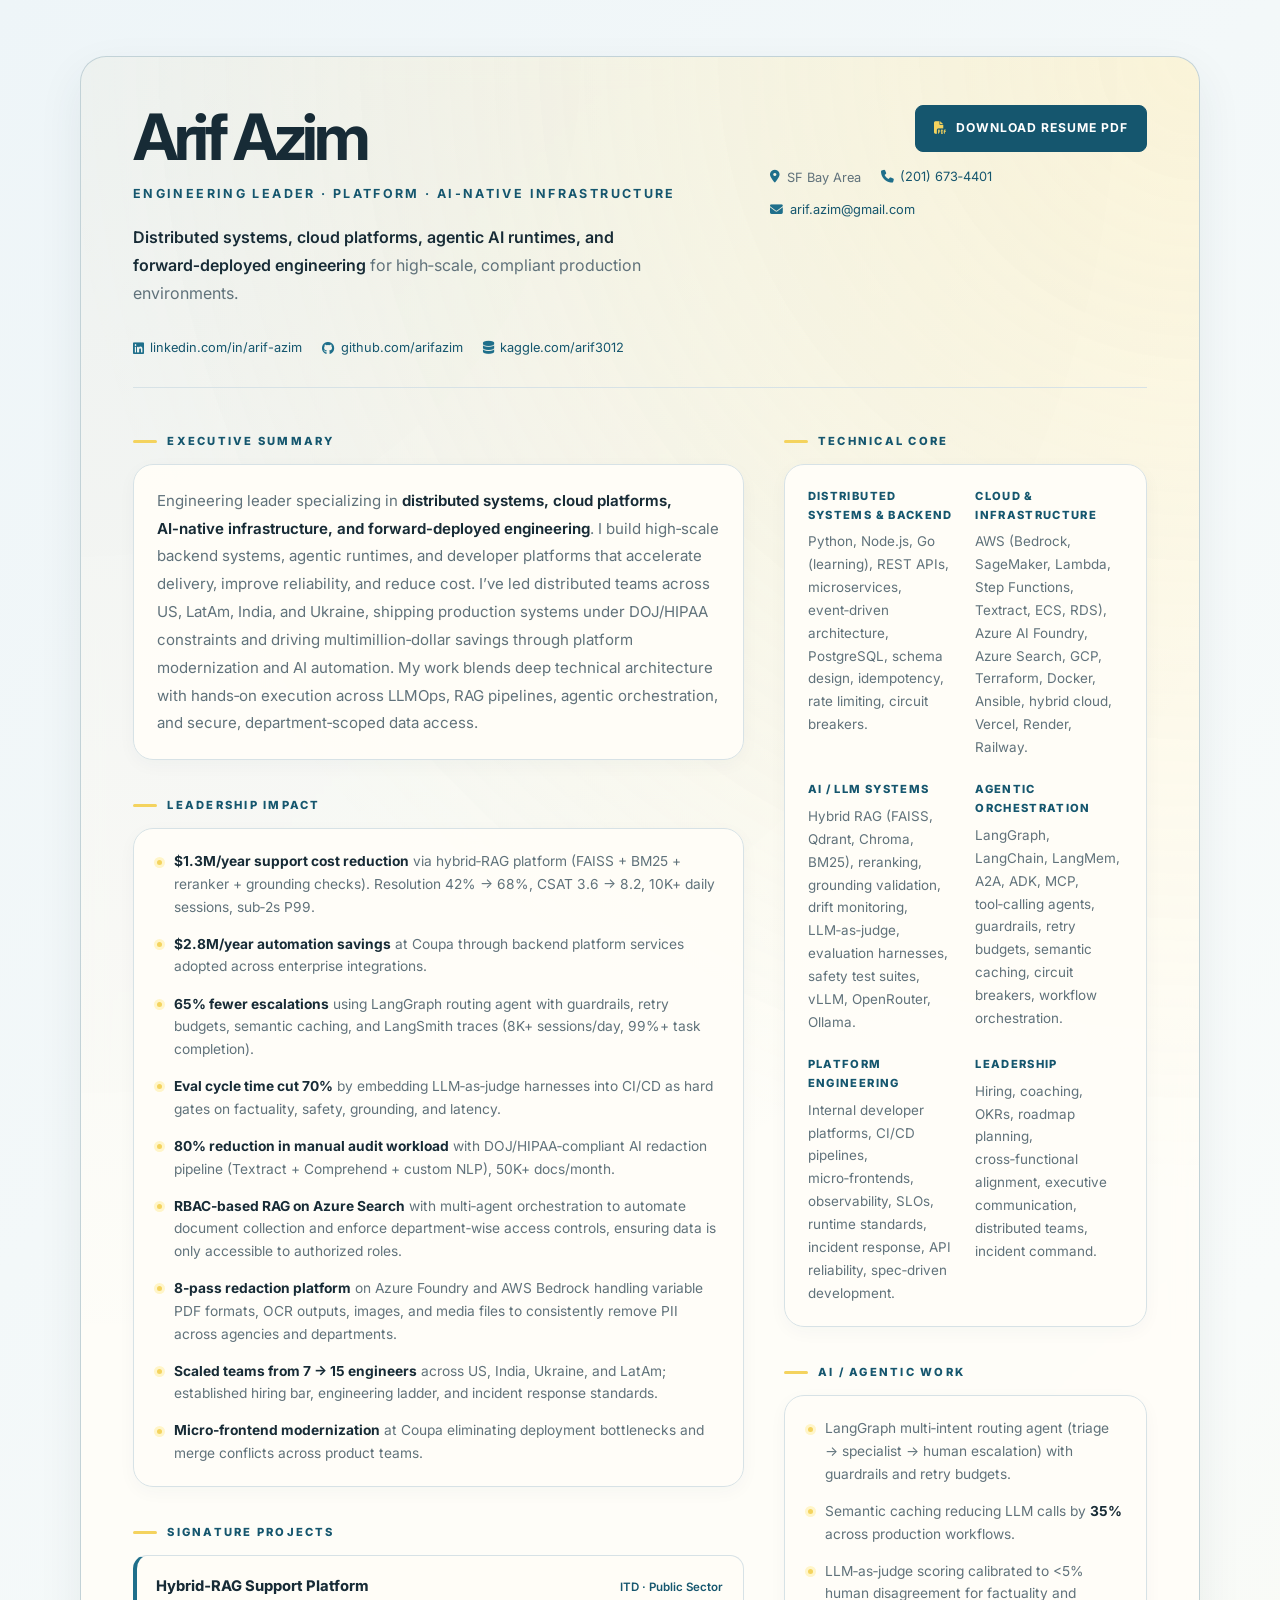
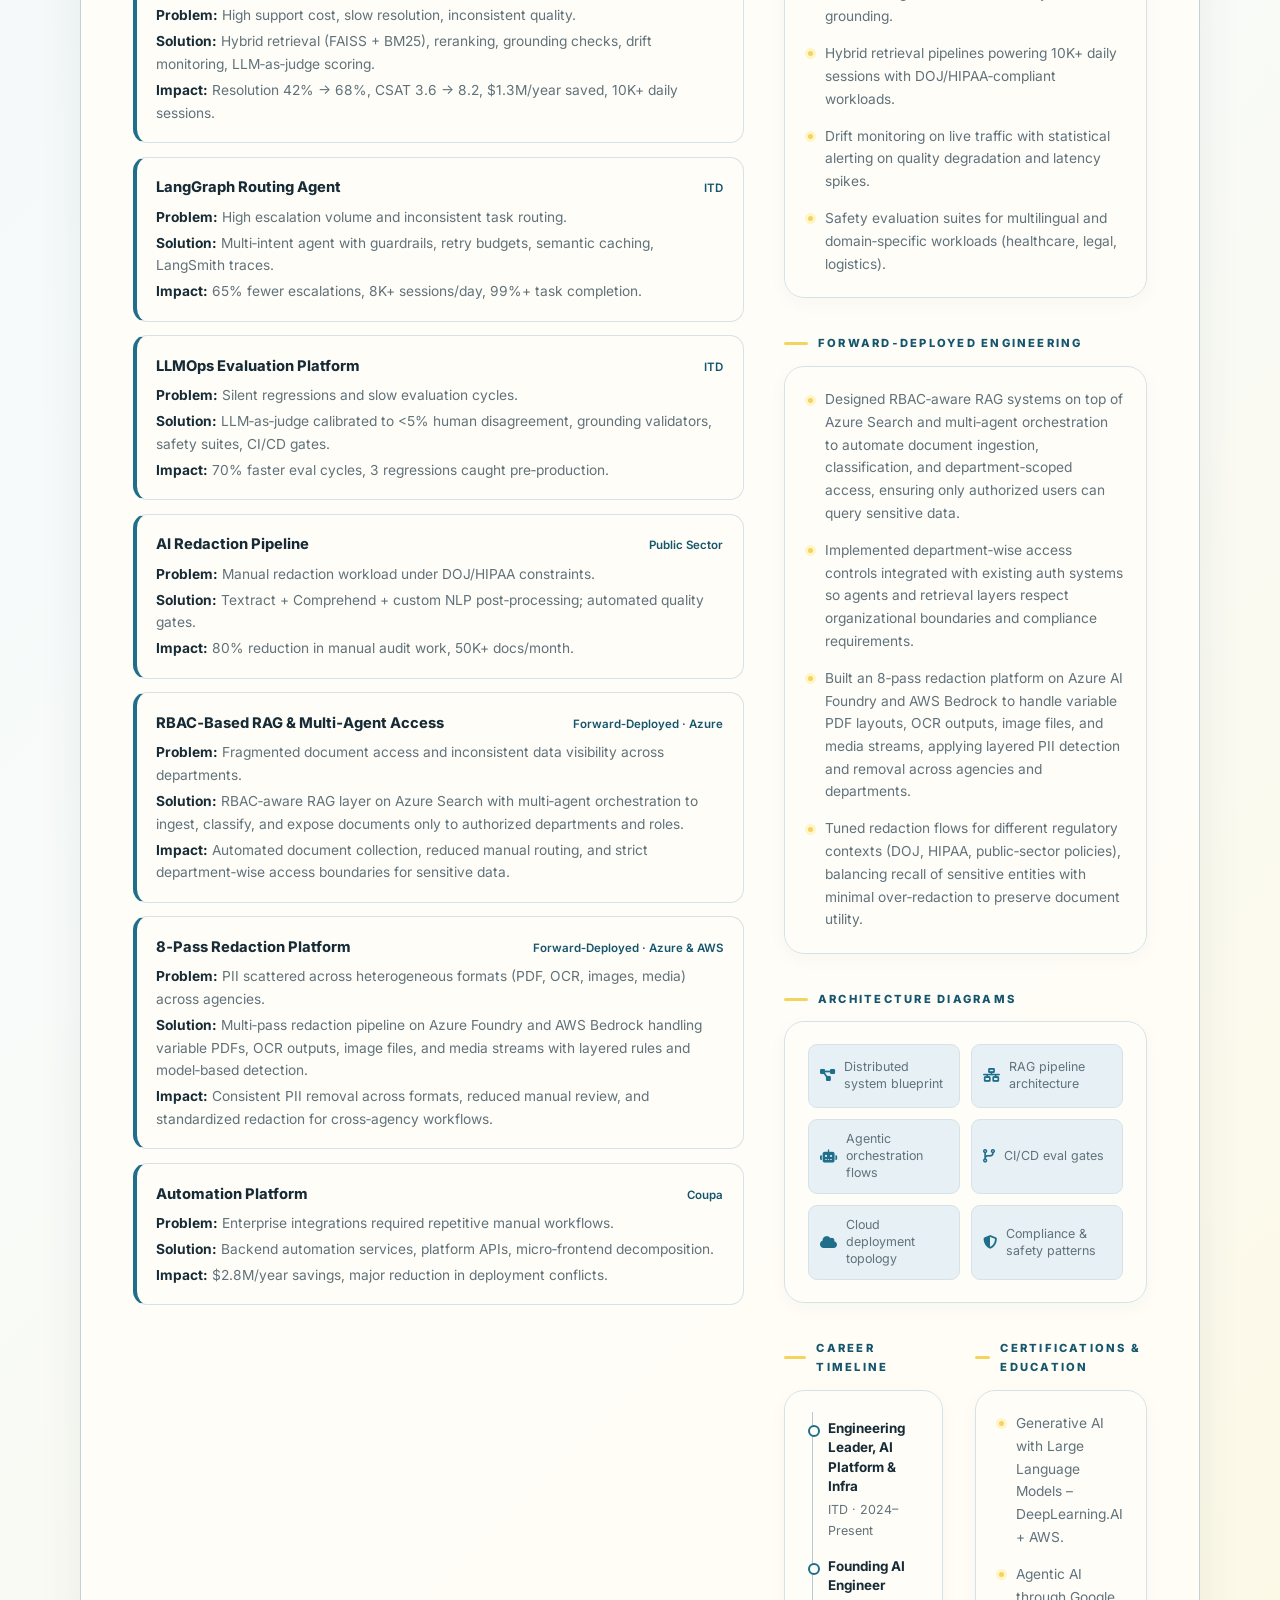
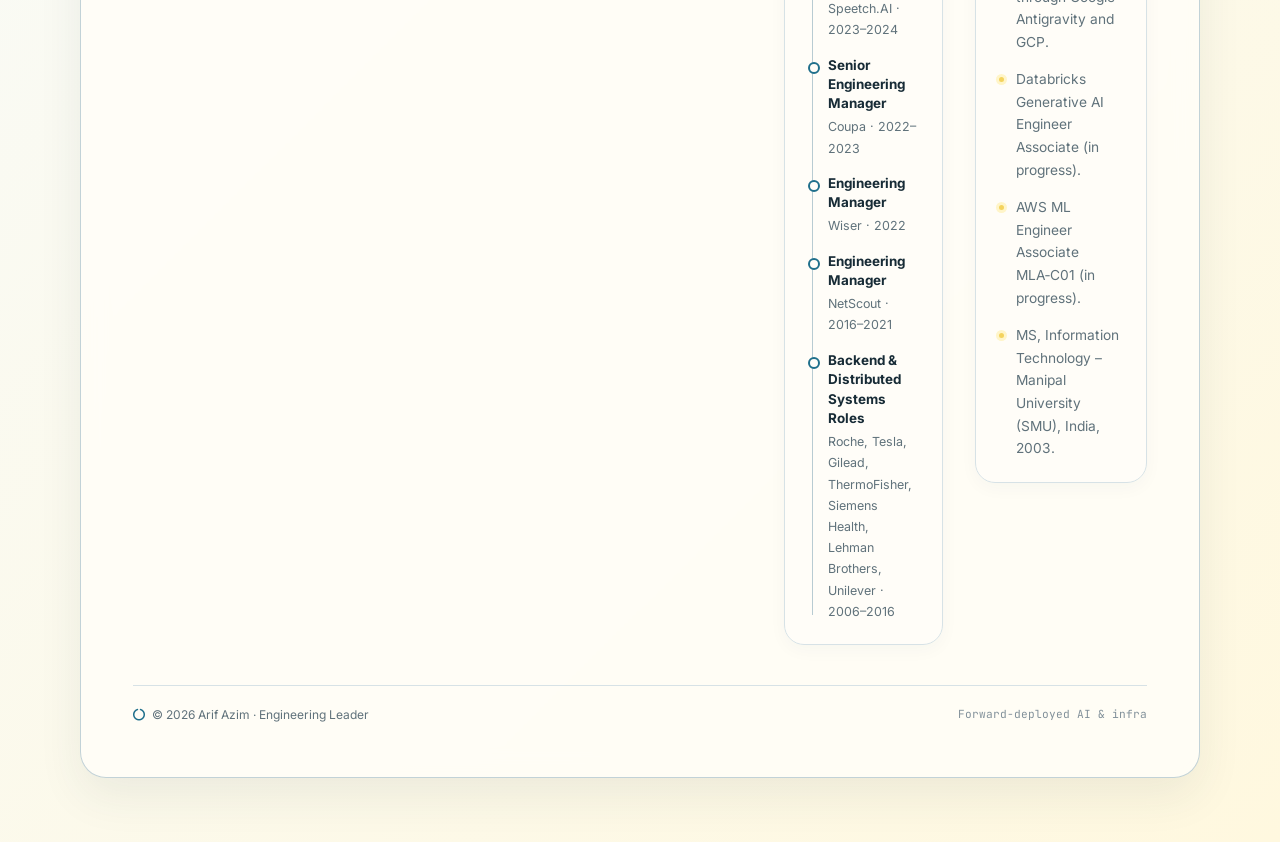
<file: backup.html>
<!DOCTYPE html>
<html lang="en">
<head>
  <meta charset="UTF-8" />
  <meta name="viewport" content="width=device-width, initial-scale=1.0" />
  <title>Arif Azim – Engineering Leader</title>

  <!-- Fonts & Icons -->
  <link rel="stylesheet" href="https://fonts.googleapis.com/css2?family=Inter:wght@400;500;600;700&family=JetBrains+Mono:wght@400;500&display=swap" />
  <link rel="stylesheet" href="https://cdnjs.cloudflare.com/ajax/libs/font-awesome/6.5.1/css/all.min.css" />

  <style>
    :root {
      --bg: #eef5f8;
      --bg-alt: #e7f0f4;
      --card-bg: #fffdf8;
  
      --accent: #1f6f8b;
      --accent-soft: #e5f1f4;
      --accent-strong: #15566e;
  
      --highlight: #f4d35e;
      --highlight-soft: #fff5c9;
  
      --text-main: #172b36;
      --text-muted: #60727b;
      --text-soft: #82919a;
  
      --border-subtle: #d7e2e6;
      --border-strong: #b8cbd2;
  
      --danger: #b4534b;
      --success: #357a61;
  
      --shadow-soft: 0 18px 45px rgba(37, 67, 79, 0.08);
      --shadow-hover: 0 14px 30px rgba(37, 67, 79, 0.13);
  
      --radius-lg: 20px;
      --radius-md: 14px;
      --radius-sm: 9px;
  
      --max-width: 1120px;
    }
  
    * {
      margin: 0;
      padding: 0;
      box-sizing: border-box;
    }
  
    html {
      scroll-behavior: smooth;
    }
  
    body {
      font-family:
        "Inter",
        system-ui,
        -apple-system,
        BlinkMacSystemFont,
        "Segoe UI",
        sans-serif;
      background:
        linear-gradient(
          135deg,
          #eef5f8 0%,
          #f8fbfa 48%,
          #fff8df 100%
        );
      color: var(--text-main);
      line-height: 1.7;
      -webkit-font-smoothing: antialiased;
    }
  
    a {
      color: var(--accent-strong);
      text-decoration: none;
      transition:
        color 0.2s ease,
        border-color 0.2s ease;
    }
  
    a:hover {
      color: #0c4357;
      text-decoration: none;
    }
  
    .page {
      min-height: 100vh;
      display: flex;
      justify-content: center;
      padding: 3.5rem 1.5rem 4rem;
    }
  
    .shell {
      width: 100%;
      max-width: var(--max-width);
      background: rgba(255, 253, 248, 0.88);
      border: 1px solid rgba(184, 203, 210, 0.85);
      border-radius: 26px;
      box-shadow: var(--shadow-soft);
      overflow: hidden;
      position: relative;
      backdrop-filter: blur(12px);
    }
  
    .shell::before {
      content: "";
      position: absolute;
      inset: 0;
      pointer-events: none;
      background:
        radial-gradient(
          circle at 100% 0%,
          rgba(244, 211, 94, 0.2),
          transparent 28%
        ),
        radial-gradient(
          circle at 0% 0%,
          rgba(31, 111, 139, 0.08),
          transparent 32%
        );
    }
  
    .content {
      position: relative;
      z-index: 1;
      padding: 3rem 3.25rem 3.25rem;
    }
  
    @media (max-width: 768px) {
      .page {
        padding: 1rem 0.75rem 2rem;
      }
  
      .shell {
        border-radius: 18px;
      }
  
      .content {
        padding: 1.75rem 1.25rem 2rem;
      }
    }
  
    /* Header */
  
    header {
      display: flex;
      flex-direction: column;
      gap: 1.5rem;
      margin-bottom: 2.75rem;
      padding-bottom: 1.75rem;
      border-bottom: 1px solid var(--border-subtle);
    }
  
    .header-top {
      display: flex;
      justify-content: space-between;
      align-items: flex-start;
      gap: 2rem;
    }
  
    .identity {
      max-width: 650px;
    }
  
    .name {
      font-size: clamp(2.6rem, 5vw, 4.7rem);
      line-height: 1;
      font-weight: 700;
      letter-spacing: -0.075em;
      color: var(--text-main);
    }
  
    .title {
      margin-top: 0.9rem;
      font-size: 0.78rem;
      font-weight: 700;
      color: var(--accent-strong);
      text-transform: uppercase;
      letter-spacing: 0.19em;
    }
  
    .summary-chip {
      max-width: 620px;
      margin-top: 1.15rem;
      font-size: 1rem;
      line-height: 1.75;
      color: var(--text-muted);
    }
  
    .summary-chip span {
      color: var(--text-main);
      font-weight: 600;
    }
  
    .header-actions {
      display: flex;
      flex-direction: column;
      align-items: flex-end;
      gap: 0.9rem;
    }
  
    .btn-primary {
      display: inline-flex;
      align-items: center;
      gap: 0.55rem;
      padding: 0.75rem 1.15rem;
      border: 1px solid var(--accent-strong);
      border-radius: 8px;
      background: var(--accent-strong);
      color: #ffffff;
      font-size: 0.76rem;
      font-weight: 700;
      text-transform: uppercase;
      letter-spacing: 0.08em;
      cursor: pointer;
      transition:
        background 0.2s ease,
        transform 0.2s ease,
        box-shadow 0.2s ease;
    }
  
    .btn-primary i {
      color: var(--highlight);
    }
  
    .btn-primary:hover {
      background: #0d465b;
      color: #ffffff;
      transform: translateY(-2px);
      box-shadow: 0 8px 18px rgba(21, 86, 110, 0.18);
    }
  
    .contact-row {
      display: flex;
      flex-wrap: wrap;
      gap: 0.65rem 1.25rem;
      font-size: 0.8rem;
      color: var(--text-muted);
    }
  
    .contact-item {
      display: inline-flex;
      align-items: center;
      gap: 0.4rem;
    }
  
    .contact-item i {
      font-size: 0.8rem;
      color: var(--accent);
    }
  
    .contact-item a {
      border-bottom: 1px solid transparent;
    }
  
    .contact-item a:hover {
      border-bottom-color: var(--accent);
    }
  
    /* Section layout */
  
    .grid {
      display: grid;
      grid-template-columns: minmax(0, 2.1fr) minmax(0, 1.25fr);
      gap: 2.5rem;
    }
  
    @media (max-width: 900px) {
      .grid {
        grid-template-columns: minmax(0, 1fr);
        gap: 0;
      }
    }
  
    section {
      margin-bottom: 2.25rem;
    }
  
    .section-label {
      font-size: 0.7rem;
      font-weight: 800;
      text-transform: uppercase;
      letter-spacing: 0.2em;
      color: var(--accent-strong);
      margin-bottom: 0.8rem;
      display: flex;
      align-items: center;
      gap: 0.65rem;
    }
  
    .section-label::before {
      content: "";
      width: 24px;
      height: 3px;
      background: var(--highlight);
      border-radius: 99px;
    }
  
    .card {
      background: rgba(255, 253, 248, 0.94);
      border: 1px solid var(--border-subtle);
      border-radius: var(--radius-lg);
      padding: 1.35rem 1.45rem;
      box-shadow: 0 5px 18px rgba(37, 67, 79, 0.035);
    }
  
    .card + .card {
      margin-top: 1rem;
    }
  
    .card:hover {
      border-color: var(--border-strong);
    }
  
    .card-header {
      display: flex;
      justify-content: space-between;
      align-items: baseline;
      gap: 0.75rem;
      margin-bottom: 0.45rem;
    }
  
    .card-title {
      font-size: 0.95rem;
      font-weight: 700;
      color: var(--text-main);
    }
  
    .card-meta {
      font-size: 0.73rem;
      color: var(--text-soft);
      white-space: nowrap;
    }
  
    .card-body {
      font-size: 0.9rem;
      color: var(--text-muted);
    }
  
    /* Executive summary */
  
    .exec-summary {
      font-size: 0.94rem;
      line-height: 1.85;
      color: var(--text-muted);
    }
  
    .exec-summary strong {
      color: var(--text-main);
      font-weight: 650;
    }
  
    /* Technical core */
  
    .tech-grid {
      display: grid;
      grid-template-columns: minmax(0, 1fr) minmax(0, 1fr);
      gap: 1.35rem 1.25rem;
      font-size: 0.84rem;
    }
  
    @media (max-width: 768px) {
      .tech-grid {
        grid-template-columns: minmax(0, 1fr);
      }
    }
  
    .tech-block-title {
      font-size: 0.7rem;
      font-weight: 800;
      text-transform: uppercase;
      letter-spacing: 0.12em;
      color: var(--accent-strong);
      margin-bottom: 0.35rem;
    }
  
    .tech-block-body {
      color: var(--text-muted);
      line-height: 1.7;
    }
  
    /* Wins / impact */
  
    .impact-list {
      display: grid;
      gap: 0.9rem;
      font-size: 0.86rem;
    }
  
    .impact-item {
      position: relative;
      padding-left: 1.05rem;
      color: var(--text-muted);
      line-height: 1.65;
    }
  
    .impact-item::before {
      content: "";
      position: absolute;
      left: 0;
      top: 0.58rem;
      width: 5px;
      height: 5px;
      border-radius: 50%;
      background: var(--highlight);
      box-shadow: 0 0 0 3px var(--highlight-soft);
    }
  
    .impact-item strong {
      color: var(--text-main);
      font-weight: 700;
    }
  
    /* Signature projects */
  
    .project {
      position: relative;
      border: 1px solid var(--border-subtle);
      border-left: 4px solid var(--accent);
      border-radius: var(--radius-md);
      background: rgba(255, 253, 248, 0.78);
      padding: 1.1rem 1.2rem;
      font-size: 0.86rem;
      transition:
        border-color 0.2s ease,
        box-shadow 0.2s ease,
        transform 0.2s ease;
    }
  
    .project + .project {
      margin-top: 0.85rem;
    }
  
    .project:hover {
      border-color: var(--accent);
      box-shadow: var(--shadow-hover);
      transform: translateY(-2px);
    }
  
    .project-title-row {
      display: flex;
      justify-content: space-between;
      align-items: baseline;
      gap: 0.75rem;
      margin-bottom: 0.35rem;
    }
  
    .project-title {
      font-weight: 750;
      font-size: 0.92rem;
      color: var(--text-main);
    }
  
    .project-meta {
      font-size: 0.72rem;
      color: var(--accent-strong);
      white-space: nowrap;
      font-weight: 600;
    }
  
    .project-line {
      margin-top: 0.2rem;
      color: var(--text-muted);
      line-height: 1.65;
    }
  
    .project-line span {
      font-weight: 700;
      color: var(--text-main);
    }
  
    /* Architecture gallery */
  
    .gallery {
      display: grid;
      grid-template-columns: repeat(2, minmax(0, 1fr));
      gap: 0.7rem;
      font-size: 0.78rem;
    }
  
    @media (max-width: 768px) {
      .gallery {
        grid-template-columns: repeat(2, minmax(0, 1fr));
      }
    }
  
    .gallery-item {
      min-height: 64px;
      border: 1px solid var(--border-subtle);
      border-radius: var(--radius-sm);
      background: var(--bg-alt);
      padding: 0.7rem;
      display: flex;
      align-items: center;
      gap: 0.55rem;
      color: var(--text-muted);
      line-height: 1.35;
      transition:
        background 0.2s ease,
        border-color 0.2s ease,
        color 0.2s ease;
    }
  
    .gallery-item:hover {
      background: var(--highlight-soft);
      border-color: #e7cf67;
      color: var(--text-main);
    }
  
    .gallery-item i {
      color: var(--accent);
      font-size: 0.85rem;
      flex: 0 0 auto;
    }
  
    .timeline-certs {
      display: grid;
      grid-template-columns: 1fr 1fr;
      gap: 2rem;
      margin-top: 2rem;
      width: 100%;
    }

    .timeline-certs section {
      margin-bottom: 0; /* remove extra spacing */
    }

    @media (max-width: 900px) {
      .timeline-certs {
        grid-template-columns: 1fr;
      }
    }

    /* Career timeline */
  
    .timeline {
      position: relative;
      padding-top: 0.4rem;
      font-size: 0.84rem;
    }
  
    .timeline-track {
      position: absolute;
      left: 0.27rem;
      top: 0;
      bottom: 0.45rem;
      width: 1px;
      background: var(--border-strong);
    }
  
    .timeline-item {
      position: relative;
      padding-left: 1.25rem;
      margin-bottom: 0.95rem;
    }
  
    .timeline-item:last-child {
      margin-bottom: 0;
    }
  
    .timeline-item::before {
      content: "";
      position: absolute;
      left: -0.01rem;
      top: 0.38rem;
      width: 8px;
      height: 8px;
      border-radius: 50%;
      background: var(--card-bg);
      border: 2px solid var(--accent);
    }
  
    .timeline-item:first-of-type::before {
      background: var(--highlight);
      border-color: var(--highlight);
    }
  
    .timeline-role {
      font-weight: 700;
      color: var(--text-main);
      line-height: 1.45;
    }
  
    .timeline-meta {
      color: var(--text-muted);
      font-size: 0.78rem;
      margin-top: 0.15rem;
    }
  
    /* Footer */
  
    footer {
      margin-top: 2.5rem;
      padding-top: 1.2rem;
      border-top: 1px solid var(--border-subtle);
      font-size: 0.75rem;
      color: var(--text-muted);
      display: flex;
      justify-content: space-between;
      align-items: center;
      gap: 0.75rem;
    }
  
    .footer-left {
      display: flex;
      align-items: center;
      gap: 0.45rem;
    }
  
    .footer-left i {
      color: var(--accent);
      font-size: 0.75rem;
    }
  
    .footer-right {
      font-family: "JetBrains Mono", monospace;
      font-size: 0.7rem;
      color: var(--text-soft);
    }
  
    @media (max-width: 700px) {
      .header-top {
        flex-direction: column;
        gap: 1.5rem;
      }
  
      .header-actions {
        width: 100%;
        align-items: flex-start;
      }
  
      .contact-row {
        gap: 0.55rem 1rem;
      }
  
      .name {
        font-size: 3rem;
      }
  
      .title {
        line-height: 1.7;
      }
  
      .project-title-row {
        align-items: flex-start;
        flex-direction: column;
        gap: 0.15rem;
      }
  
      .project-meta {
        white-space: normal;
      }
  
      footer {
        align-items: flex-start;
        flex-direction: column;
      }
    }
  
    @media (prefers-reduced-motion: reduce) {
      html {
        scroll-behavior: auto;
      }
  
      *,
      *::before,
      *::after {
        transition: none !important;
        animation: none !important;
      }
    }
  </style>
</head>
<body>
  <div class="page">
    <div class="shell">
      <div class="content">
        <!-- HEADER -->
        <header>
          <div class="header-top">
            <div class="identity">
              <div class="name">Arif Azim</div>
              <div class="title">ENGINEERING LEADER · PLATFORM · AI‑NATIVE INFRASTRUCTURE</div>
              <div class="summary-chip">
                <span>Distributed systems, cloud platforms, agentic AI runtimes, and forward‑deployed engineering</span> for high‑scale, compliant production environments.
              </div>
            </div>
            <div class="header-actions">
              <a
                href="http://tiny.cc/a1x9101"
                class="btn-primary"
                target="_blank"
                rel="noopener"
              >
                <i class="fas fa-file-pdf"></i>
                <span>Download Resume PDF</span>
              </a>
              <div class="contact-row">
                <div class="contact-item">
                  <i class="fas fa-location-dot"></i>
                  <span>SF Bay Area</span>
                </div>
                <div class="contact-item">
                  <i class="fas fa-phone"></i>
                  <a href="tel:2016734401">(201) 673‑4401</a>
                </div>
                <div class="contact-item">
                  <i class="fas fa-envelope"></i>
                  <a href="mailto:arif.azim@gmail.com">arif.azim@gmail.com</a>
                </div>
              </div>
            </div>
          </div>

          <div class="contact-row" style="margin-top: 0.35rem;">
            <div class="contact-item">
              <i class="fab fa-linkedin"></i>
              <a href="https://linkedin.com/in/arif-azim" target="_blank" rel="noopener">linkedin.com/in/arif-azim</a>
            </div>
            <div class="contact-item">
              <i class="fab fa-github"></i>
              <a href="https://github.com/arifazim" target="_blank" rel="noopener">github.com/arifazim</a>
            </div>
            <div class="contact-item">
              <i class="fas fa-database"></i>
              <a href="https://www.kaggle.com/arif3012" target="_blank" rel="noopener">kaggle.com/arif3012</a>
            </div>
          </div>
        </header>

        <div class="grid">
          <!-- LEFT COLUMN -->
          <div>
            <!-- EXECUTIVE SUMMARY -->
            <section>
              <div class="section-label">Executive Summary</div>
              <div class="card">
                <div class="exec-summary">
                  Engineering leader specializing in <strong>distributed systems, cloud platforms, AI‑native infrastructure, and forward‑deployed engineering</strong>. I build high‑scale backend systems, agentic runtimes, and developer platforms that accelerate delivery, improve reliability, and reduce cost. I’ve led distributed teams across US, LatAm, India, and Ukraine, shipping production systems under DOJ/HIPAA constraints and driving multimillion‑dollar savings through platform modernization and AI automation. My work blends deep technical architecture with hands‑on execution across LLMOps, RAG pipelines, agentic orchestration, and secure, department‑scoped data access.
                </div>
              </div>
            </section>

            <!-- LEADERSHIP IMPACT -->
            <section>
              <div class="section-label">Leadership Impact</div>
              <div class="card">
                <div class="impact-list">
                  <div class="impact-item">
                    <strong>$1.3M/year support cost reduction</strong> via hybrid‑RAG platform (FAISS + BM25 + reranker + grounding checks). Resolution 42% → 68%, CSAT 3.6 → 8.2, 10K+ daily sessions, sub‑2s P99.
                  </div>
                  <div class="impact-item">
                    <strong>$2.8M/year automation savings</strong> at Coupa through backend platform services adopted across enterprise integrations.
                  </div>
                  <div class="impact-item">
                    <strong>65% fewer escalations</strong> using LangGraph routing agent with guardrails, retry budgets, semantic caching, and LangSmith traces (8K+ sessions/day, 99%+ task completion).
                  </div>
                  <div class="impact-item">
                    <strong>Eval cycle time cut 70%</strong> by embedding LLM‑as‑judge harnesses into CI/CD as hard gates on factuality, safety, grounding, and latency.
                  </div>
                  <div class="impact-item">
                    <strong>80% reduction in manual audit workload</strong> with DOJ/HIPAA‑compliant AI redaction pipeline (Textract + Comprehend + custom NLP), 50K+ docs/month.
                  </div>
                  <div class="impact-item">
                    <strong>RBAC‑based RAG on Azure Search</strong> with multi‑agent orchestration to automate document collection and enforce department‑wise access controls, ensuring data is only accessible to authorized roles.
                  </div>
                  <div class="impact-item">
                    <strong>8‑pass redaction platform</strong> on Azure Foundry and AWS Bedrock handling variable PDF formats, OCR outputs, images, and media files to consistently remove PII across agencies and departments.
                  </div>
                  <div class="impact-item">
                    <strong>Scaled teams from 7 → 15 engineers</strong> across US, India, Ukraine, and LatAm; established hiring bar, engineering ladder, and incident response standards.
                  </div>
                  <div class="impact-item">
                    <strong>Micro‑frontend modernization</strong> at Coupa eliminating deployment bottlenecks and merge conflicts across product teams.
                  </div>
                </div>
              </div>
            </section>

            <!-- SIGNATURE PROJECTS -->
            <section>
              <div class="section-label">Signature Projects</div>

              <div class="project">
                <div class="project-title-row">
                  <div class="project-title">Hybrid‑RAG Support Platform</div>
                  <div class="project-meta">ITD · Public Sector</div>
                </div>
                <div class="project-line"><span>Problem:</span> High support cost, slow resolution, inconsistent quality.</div>
                <div class="project-line"><span>Solution:</span> Hybrid retrieval (FAISS + BM25), reranking, grounding checks, drift monitoring, LLM‑as‑judge scoring.</div>
                <div class="project-line"><span>Impact:</span> Resolution 42% → 68%, CSAT 3.6 → 8.2, $1.3M/year saved, 10K+ daily sessions.</div>
              </div>

              <div class="project">
                <div class="project-title-row">
                  <div class="project-title">LangGraph Routing Agent</div>
                  <div class="project-meta">ITD</div>
                </div>
                <div class="project-line"><span>Problem:</span> High escalation volume and inconsistent task routing.</div>
                <div class="project-line"><span>Solution:</span> Multi‑intent agent with guardrails, retry budgets, semantic caching, LangSmith traces.</div>
                <div class="project-line"><span>Impact:</span> 65% fewer escalations, 8K+ sessions/day, 99%+ task completion.</div>
              </div>

              <div class="project">
                <div class="project-title-row">
                  <div class="project-title">LLMOps Evaluation Platform</div>
                  <div class="project-meta">ITD</div>
                </div>
                <div class="project-line"><span>Problem:</span> Silent regressions and slow evaluation cycles.</div>
                <div class="project-line"><span>Solution:</span> LLM‑as‑judge calibrated to &lt;5% human disagreement, grounding validators, safety suites, CI/CD gates.</div>
                <div class="project-line"><span>Impact:</span> 70% faster eval cycles, 3 regressions caught pre‑production.</div>
              </div>

              <div class="project">
                <div class="project-title-row">
                  <div class="project-title">AI Redaction Pipeline</div>
                  <div class="project-meta">Public Sector</div>
                </div>
                <div class="project-line"><span>Problem:</span> Manual redaction workload under DOJ/HIPAA constraints.</div>
                <div class="project-line"><span>Solution:</span> Textract + Comprehend + custom NLP post‑processing; automated quality gates.</div>
                <div class="project-line"><span>Impact:</span> 80% reduction in manual audit work, 50K+ docs/month.</div>
              </div>

              <div class="project">
                <div class="project-title-row">
                  <div class="project-title">RBAC‑Based RAG & Multi‑Agent Access</div>
                  <div class="project-meta">Forward‑Deployed · Azure</div>
                </div>
                <div class="project-line"><span>Problem:</span> Fragmented document access and inconsistent data visibility across departments.</div>
                <div class="project-line"><span>Solution:</span> RBAC‑aware RAG layer on Azure Search with multi‑agent orchestration to ingest, classify, and expose documents only to authorized departments and roles.</div>
                <div class="project-line"><span>Impact:</span> Automated document collection, reduced manual routing, and strict department‑wise access boundaries for sensitive data.</div>
              </div>

              <div class="project">
                <div class="project-title-row">
                  <div class="project-title">8‑Pass Redaction Platform</div>
                  <div class="project-meta">Forward‑Deployed · Azure & AWS</div>
                </div>
                <div class="project-line"><span>Problem:</span> PII scattered across heterogeneous formats (PDF, OCR, images, media) across agencies.</div>
                <div class="project-line"><span>Solution:</span> Multi‑pass redaction pipeline on Azure Foundry and AWS Bedrock handling variable PDFs, OCR outputs, image files, and media streams with layered rules and model‑based detection.</div>
                <div class="project-line"><span>Impact:</span> Consistent PII removal across formats, reduced manual review, and standardized redaction for cross‑agency workflows.</div>
              </div>

              <div class="project">
                <div class="project-title-row">
                  <div class="project-title">Automation Platform</div>
                  <div class="project-meta">Coupa</div>
                </div>
                <div class="project-line"><span>Problem:</span> Enterprise integrations required repetitive manual workflows.</div>
                <div class="project-line"><span>Solution:</span> Backend automation services, platform APIs, micro‑frontend decomposition.</div>
                <div class="project-line"><span>Impact:</span> $2.8M/year savings, major reduction in deployment conflicts.</div>
              </div>
            </section>
          </div>

          <!-- RIGHT COLUMN -->
          <div>
            <!-- TECHNICAL CORE -->
            <section>
              <div class="section-label">Technical Core</div>
              <div class="card">
                <div class="tech-grid">
                  <div>
                    <div class="tech-block-title">Distributed Systems & Backend</div>
                    <div class="tech-block-body">
                      Python, Node.js, Go (learning), REST APIs, microservices, event‑driven architecture, PostgreSQL, schema design, idempotency, rate limiting, circuit breakers.
                    </div>
                  </div>
                  <div>
                    <div class="tech-block-title">Cloud & Infrastructure</div>
                    <div class="tech-block-body">
                      AWS (Bedrock, SageMaker, Lambda, Step Functions, Textract, ECS, RDS), Azure AI Foundry, Azure Search, GCP, Terraform, Docker, Ansible, hybrid cloud, Vercel, Render, Railway.
                    </div>
                  </div>
                  <div>
                    <div class="tech-block-title">AI / LLM Systems</div>
                    <div class="tech-block-body">
                      Hybrid RAG (FAISS, Qdrant, Chroma, BM25), reranking, grounding validation, drift monitoring, LLM‑as‑judge, evaluation harnesses, safety test suites, vLLM, OpenRouter, Ollama.
                    </div>
                  </div>
                  <div>
                    <div class="tech-block-title">Agentic Orchestration</div>
                    <div class="tech-block-body">
                      LangGraph, LangChain, LangMem, A2A, ADK, MCP, tool‑calling agents, guardrails, retry budgets, semantic caching, circuit breakers, workflow orchestration.
                    </div>
                  </div>
                  <div>
                    <div class="tech-block-title">Platform Engineering</div>
                    <div class="tech-block-body">
                      Internal developer platforms, CI/CD pipelines, micro‑frontends, observability, SLOs, runtime standards, incident response, API reliability, spec‑driven development.
                    </div>
                  </div>
                  <div>
                    <div class="tech-block-title">Leadership</div>
                    <div class="tech-block-body">
                      Hiring, coaching, OKRs, roadmap planning, cross‑functional alignment, executive communication, distributed teams, incident command.
                    </div>
                  </div>
                </div>
              </div>
            </section>

            <!-- AI / AGENTIC WORK -->
            <section>
              <div class="section-label">AI / Agentic Work</div>
              <div class="card">
                <div class="impact-list">
                  <div class="impact-item">
                    LangGraph multi‑intent routing agent (triage → specialist → human escalation) with guardrails and retry budgets.
                  </div>
                  <div class="impact-item">
                    Semantic caching reducing LLM calls by <strong>35%</strong> across production workflows.
                  </div>
                  <div class="impact-item">
                    LLM‑as‑judge scoring calibrated to &lt;5% human disagreement for factuality and grounding.
                  </div>
                  <div class="impact-item">
                    Hybrid retrieval pipelines powering 10K+ daily sessions with DOJ/HIPAA‑compliant workloads.
                  </div>
                  <div class="impact-item">
                    Drift monitoring on live traffic with statistical alerting on quality degradation and latency spikes.
                  </div>
                  <div class="impact-item">
                    Safety evaluation suites for multilingual and domain‑specific workloads (healthcare, legal, logistics).
                  </div>
                </div>
              </div>
            </section>

            <!-- FORWARD‑DEPLOYED ENGINEERING -->
            <section>
              <div class="section-label">Forward‑Deployed Engineering</div>
              <div class="card">
                <div class="impact-list">
                  <div class="impact-item">
                    Designed RBAC‑aware RAG systems on top of Azure Search and multi‑agent orchestration to automate document ingestion, classification, and department‑scoped access, ensuring only authorized users can query sensitive data.
                  </div>
                  <div class="impact-item">
                    Implemented department‑wise access controls integrated with existing auth systems so agents and retrieval layers respect organizational boundaries and compliance requirements.
                  </div>
                  <div class="impact-item">
                    Built an 8‑pass redaction platform on Azure AI Foundry and AWS Bedrock to handle variable PDF layouts, OCR outputs, image files, and media streams, applying layered PII detection and removal across agencies and departments.
                  </div>
                  <div class="impact-item">
                    Tuned redaction flows for different regulatory contexts (DOJ, HIPAA, public‑sector policies), balancing recall of sensitive entities with minimal over‑redaction to preserve document utility.
                  </div>
                </div>
              </div>
            </section>

            <!-- ARCHITECTURE DIAGRAMS -->
            <section>
              <div class="section-label">Architecture Diagrams</div>
              <div class="card">
                <div class="gallery">
                  <div class="gallery-item">
                    <i class="fas fa-diagram-project"></i>
                    <span>Distributed system blueprint</span>
                  </div>
                  <div class="gallery-item">
                    <i class="fas fa-network-wired"></i>
                    <span>RAG pipeline architecture</span>
                  </div>
                  <div class="gallery-item">
                    <i class="fas fa-robot"></i>
                    <span>Agentic orchestration flows</span>
                  </div>
                  <div class="gallery-item">
                    <i class="fas fa-code-branch"></i>
                    <span>CI/CD eval gates</span>
                  </div>
                  <div class="gallery-item">
                    <i class="fas fa-cloud"></i>
                    <span>Cloud deployment topology</span>
                  </div>
                  <div class="gallery-item">
                    <i class="fas fa-shield-alt"></i>
                    <span>Compliance & safety patterns</span>
                  </div>
                </div>
              </div>
            </section>

            <!-- CAREER TIMELINE -->
          <div class="timeline-certs">
            <section>
              <div class="section-label">Career Timeline</div>
              <div class="card">
                <div class="timeline">
                  <div class="timeline-track"></div>

                  <div class="timeline-item">
                    <div class="timeline-role">Engineering Leader, AI Platform & Infra</div>
                    <div class="timeline-meta">ITD · 2024–Present</div>
                  </div>
                  <div class="timeline-item">
                    <div class="timeline-role">Founding AI Engineer</div>
                    <div class="timeline-meta">Speetch.AI · 2023–2024</div>
                  </div>
                  <div class="timeline-item">
                    <div class="timeline-role">Senior Engineering Manager</div>
                    <div class="timeline-meta">Coupa · 2022–2023</div>
                  </div>
                  <div class="timeline-item">
                    <div class="timeline-role">Engineering Manager</div>
                    <div class="timeline-meta">Wiser · 2022</div>
                  </div>
                  <div class="timeline-item">
                    <div class="timeline-role">Engineering Manager</div>
                    <div class="timeline-meta">NetScout · 2016–2021</div>
                  </div>
                  <div class="timeline-item">
                    <div class="timeline-role">Backend & Distributed Systems Roles</div>
                    <div class="timeline-meta">Roche, Tesla, Gilead, ThermoFisher, Siemens Health, Lehman Brothers, Unilever · 2006–2016</div>
                  </div>
                </div>
              </div>
            </section>

            <!-- CERTS & EDUCATION -->
            <section>
              <div class="section-label">Certifications & Education</div>
              <div class="card">
                <div class="impact-list">
                  <div class="impact-item">
                    Generative AI with Large Language Models – DeepLearning.AI + AWS.
                  </div>
                  <div class="impact-item">
                    Agentic AI through Google Antigravity and GCP.
                  </div>
                  <div class="impact-item">
                    Databricks Generative AI Engineer Associate (in progress).
                  </div>
                  <div class="impact-item">
                    AWS ML Engineer Associate MLA‑C01 (in progress).
                  </div>
                  <div class="impact-item">
                    MS, Information Technology – Manipal University (SMU), India, 2003.
                  </div>
                </div>
              </div>
            </section>
          </div>
        </div>
        </div>
        <!-- FOOTER -->
        <footer>
          <div class="footer-left">
            <i class="fas fa-circle-notch"></i>
            <span>&copy; 2026 Arif Azim · Engineering Leader</span>
          </div>
          <div class="footer-right">
            Forward‑deployed AI & infra
          </div>
        </footer>
      </div>
    </div>
  </div>
</body>
</html>
</file>
